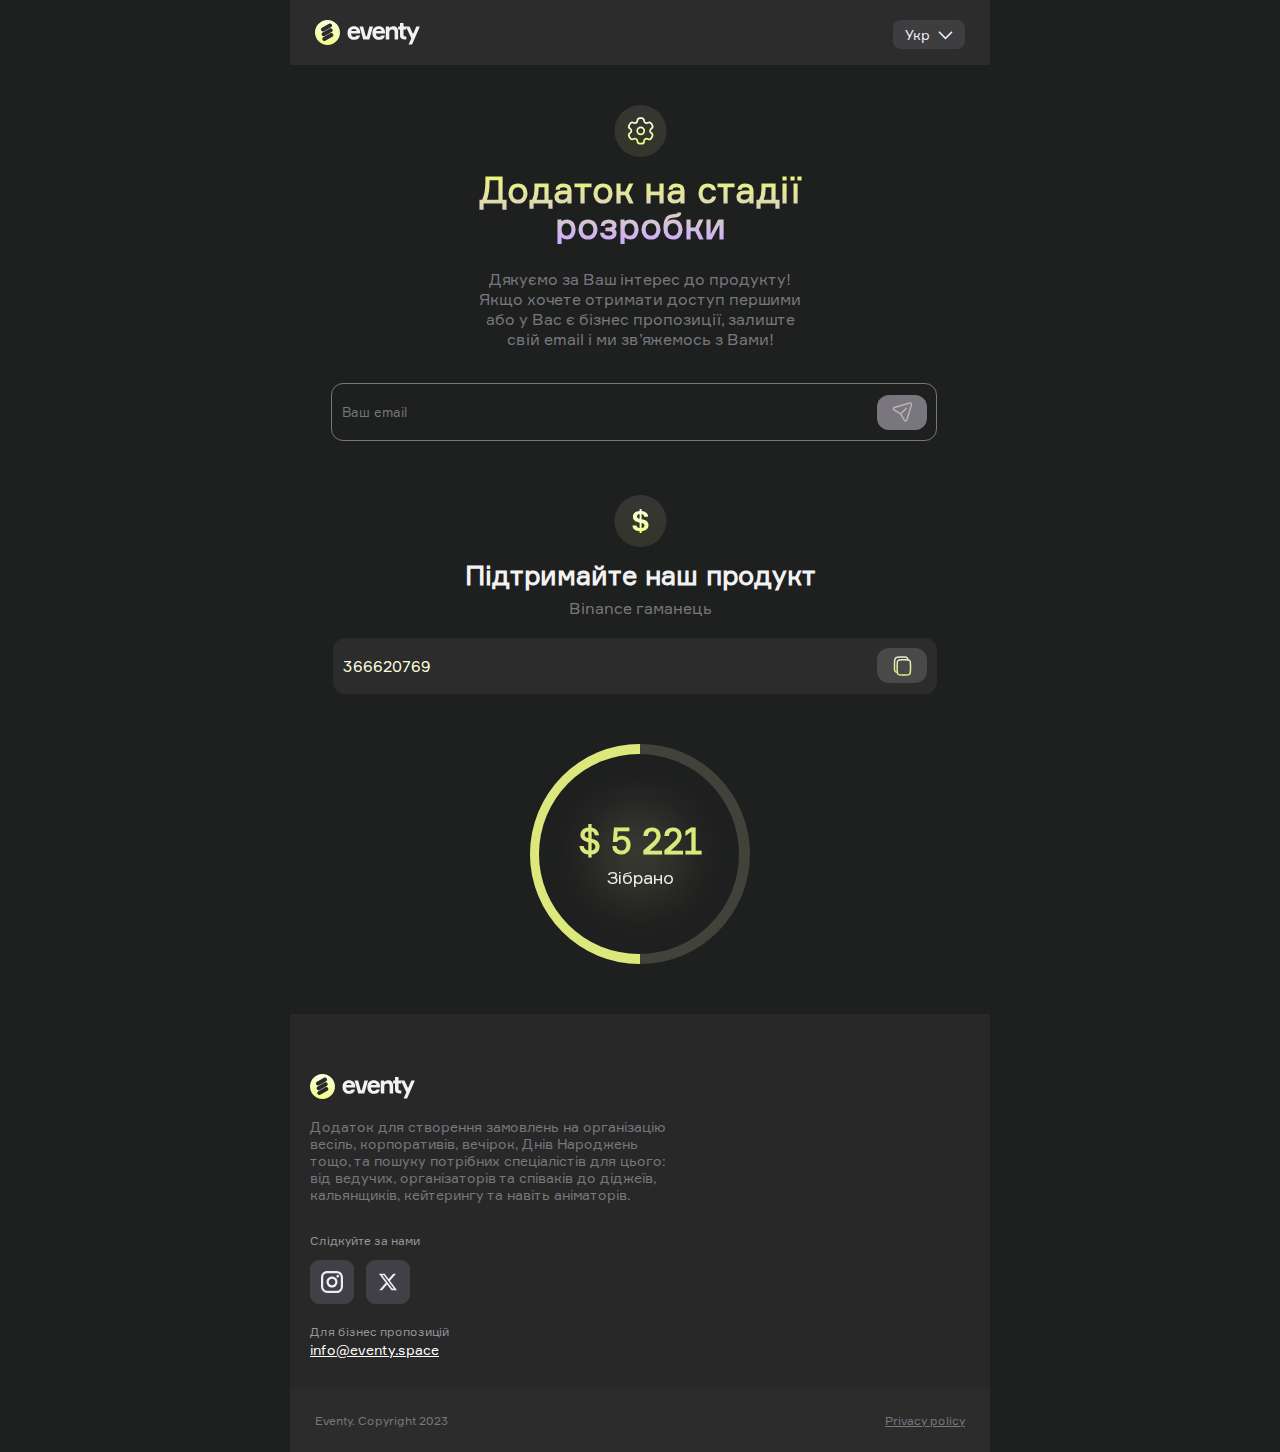
<file: second.html>
<!DOCTYPE html>
<html lang="en">
<head>
    <meta charset="UTF-8">
    <meta name="viewport" content="width=device-width, initial-scale=1.0">
    <title>Eventy</title>
    <link rel="icon" type="image/x-icon" href="/images/favicon.png">
    <link rel="stylesheet" type="text/css" href="style.css">
</head>
<body>

    <header>
        <div class="logo"><a href="/index.html"><img class="logo_img" src="/img/logo_head.svg" alt=""></a></div>
        <div class="lang">
            <div class="lang_butt">
                <div class="lang_back"></div>
                <div class="name">Укр</div>
                <div class="lang_arrow"></div>
            </div>
            <div class="lang_drop">
                <div class="list active"><div class="text">Українська <span class="lang_sub">(Укр)</span></div><div class="sellect_lang"></div></div>
                <a href="/second.html"><div class="list no_active"><div class="text">English <span class="lang_sub">(Eng)</span></div></div></a>
            </div>
            
        </div>
        <!-- <div class="header_download">Download app</div> -->
    </header>


    <div class="screen screen_1 second_page_screen no_background">
        <div class="img_center"><img src="/img/icons/settings.svg" alt=""></div>
        <h1 class="title title_gradient">Додаток на стадії розробки</h1>
        <div class="subtitle grey"><p>Дякуємо за Ваш інтерес до продукту!</p> 
                                   <p>Якщо хочете отримати доступ першими</p> 
                                   <p>або у Вас є бізнес пропозиції, залиште</p> 
                                    <p>свій email і ми зв’яжемось з Вами!</p></div>


        <form action="">
            <div class="forminput">
                <input class="input" type="text" placeholder="Ваш email">
                <button class="button" type="submit"><img src="/img/icons/Send.svg" alt=""></button>
            </div>
        </form>
    </div>


    <div class="screen help_us second_page_screen">
        <div class="img_center"><img src="/img/icons/money.svg" alt=""></div>
        <h3 class="white">Підтримайте наш продукт</h3>
        <div class="subtitle grey">Binance гаманець</div>

        <div class="forminput">
            <div class="input copy_input">366620769</div>
            <div class="button copy"><img src="/img/icons/copy.svg" alt=""></div>
        </div>

    </div>
    <br><br>

    <div class="progress-bar__container">

        <div class="circle circle-1 progress-100">
          <div class="fixed-left">
          </div>
          <div class="fixed-right">
          </div>
          <p class="circle__inner">
            <img src="/img/ellipse_money.svg" alt=""> 
          </p>
          
          <div class="inner_text">
            <div class="target">$ 5 221</div>
            <div class="circle_subtitle">Зібрано</div>
          </div>
        </div>
      
      </div>


    <div class="screen screen_8">
        <div class="logo"><img class="logo_img" src="/img/logo.svg" alt=""></div>
        <h5 class="grey"><p>Додаток для створення замовлень на організацію</p> 
            <p>весіль, корпоративів, вечірок, Днів Народжень</p>
            <p>тощо, та пошуку потрібних спеціалістів для цього:</p> 
            <p>від ведучих, організаторів та співаків до діджеїв,</p> 
            <p>кальянщиків, кейтерингу та навіть аніматорів.</p></h5>
        <div class="socials_list">
            <div class="social_text">Слідкуйте за нами</div>
            <div class="social_icons"><div class="icon"><img src="/img/icons/insta.svg" alt=""></div>
            <div class="icon"><img src="/img/icons/twitter.svg" alt=""></div></div>
            <div class="social_text">Для бізнес пропозицій</div>
            <a class="email" href="info@eventy.space">info@eventy.space</a>
        </div>
    </div>
</div>


  
  
  

<footer>
    <span>Eventy. Copyright 2023</span>
    <span class="underline">Privacy policy</span>
</footer>

    

<script type="text/javascript" src="/script.js"></script>
<script type="text/javascript" src="/second.js"></script>
</body>
</html>
</file>
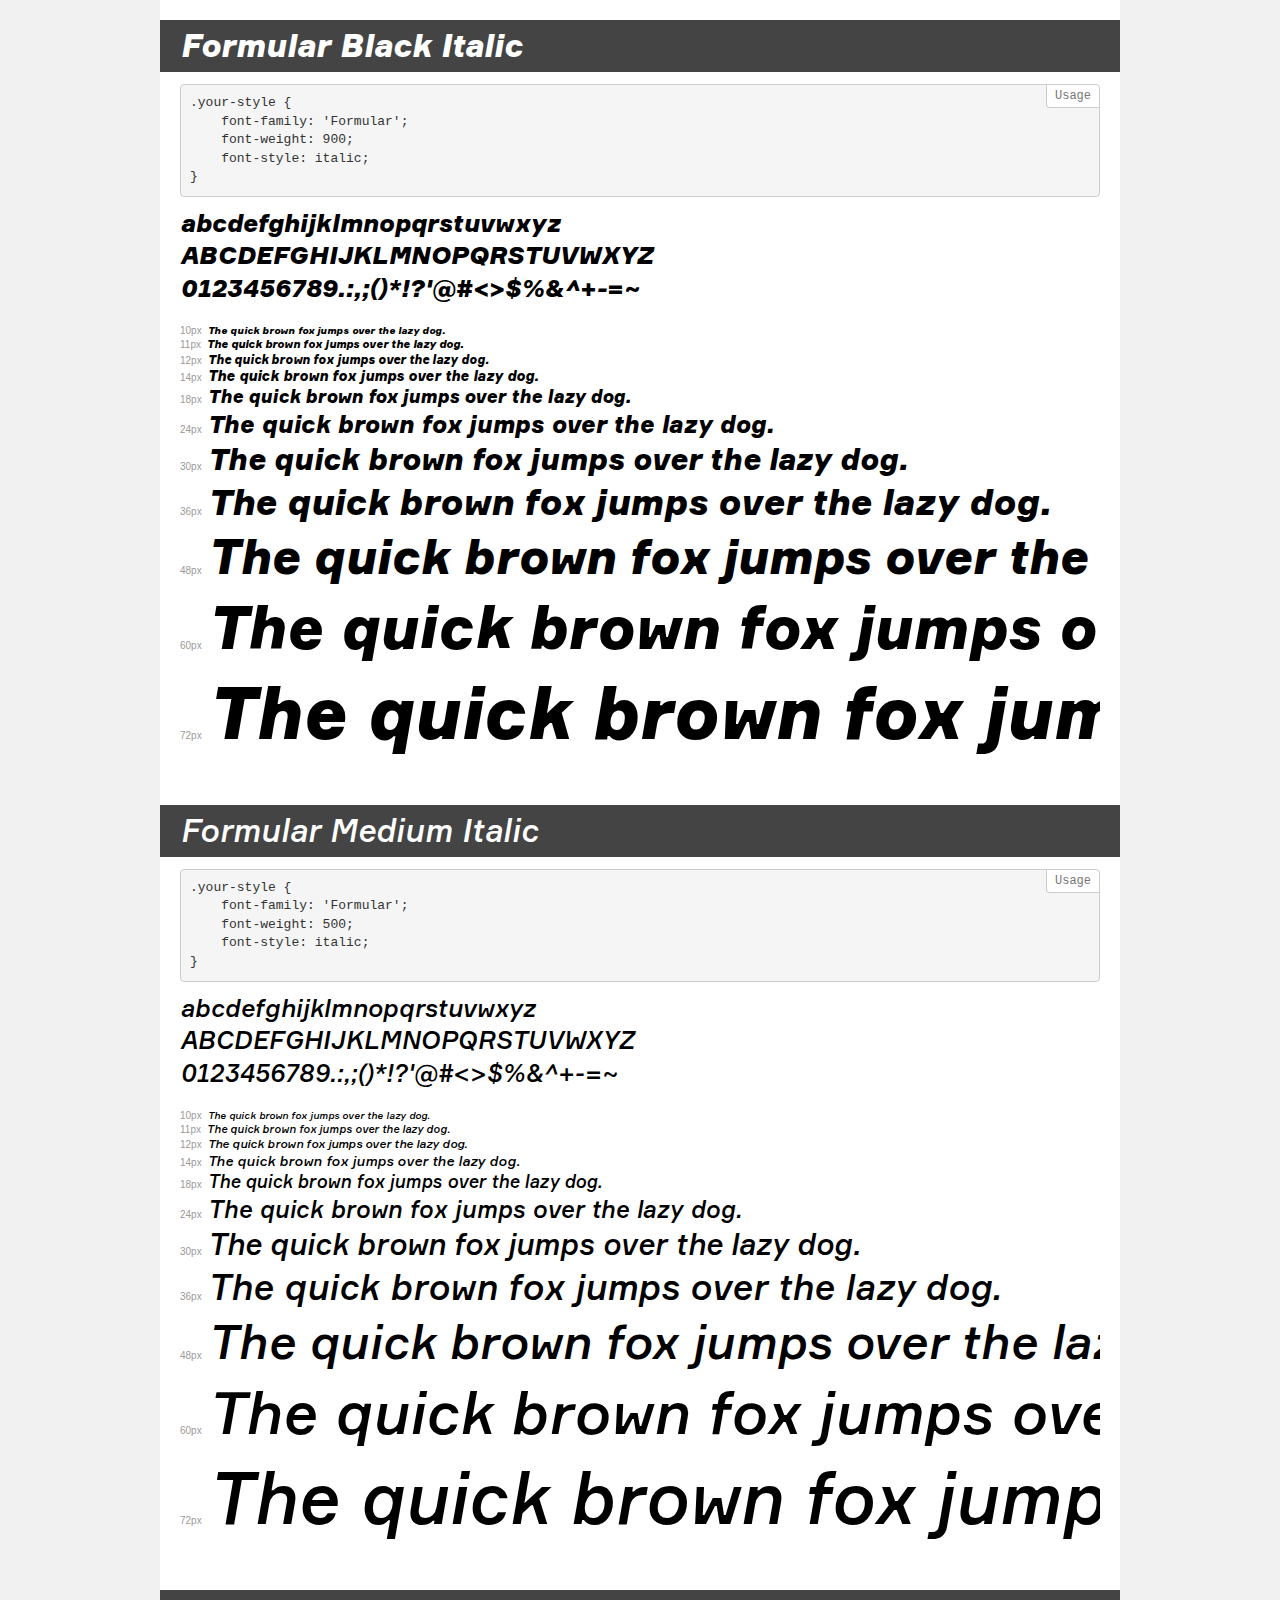
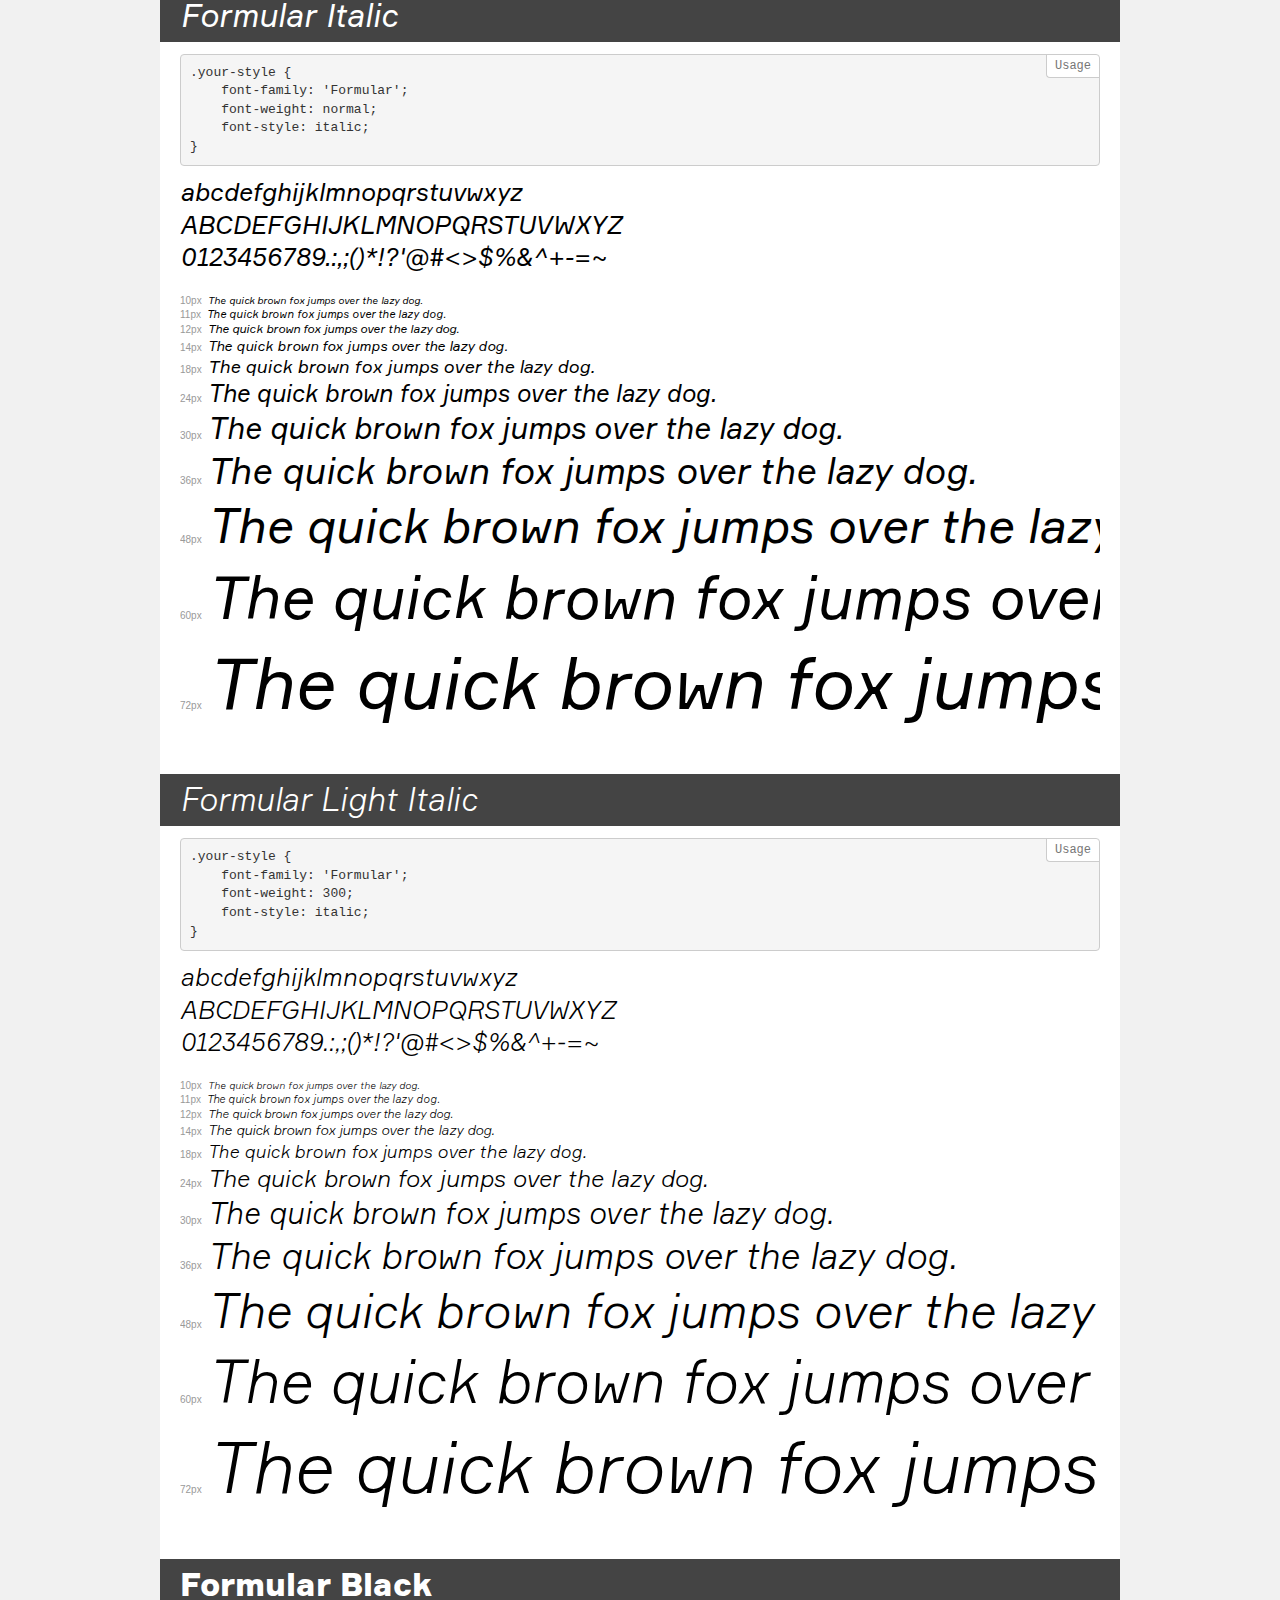
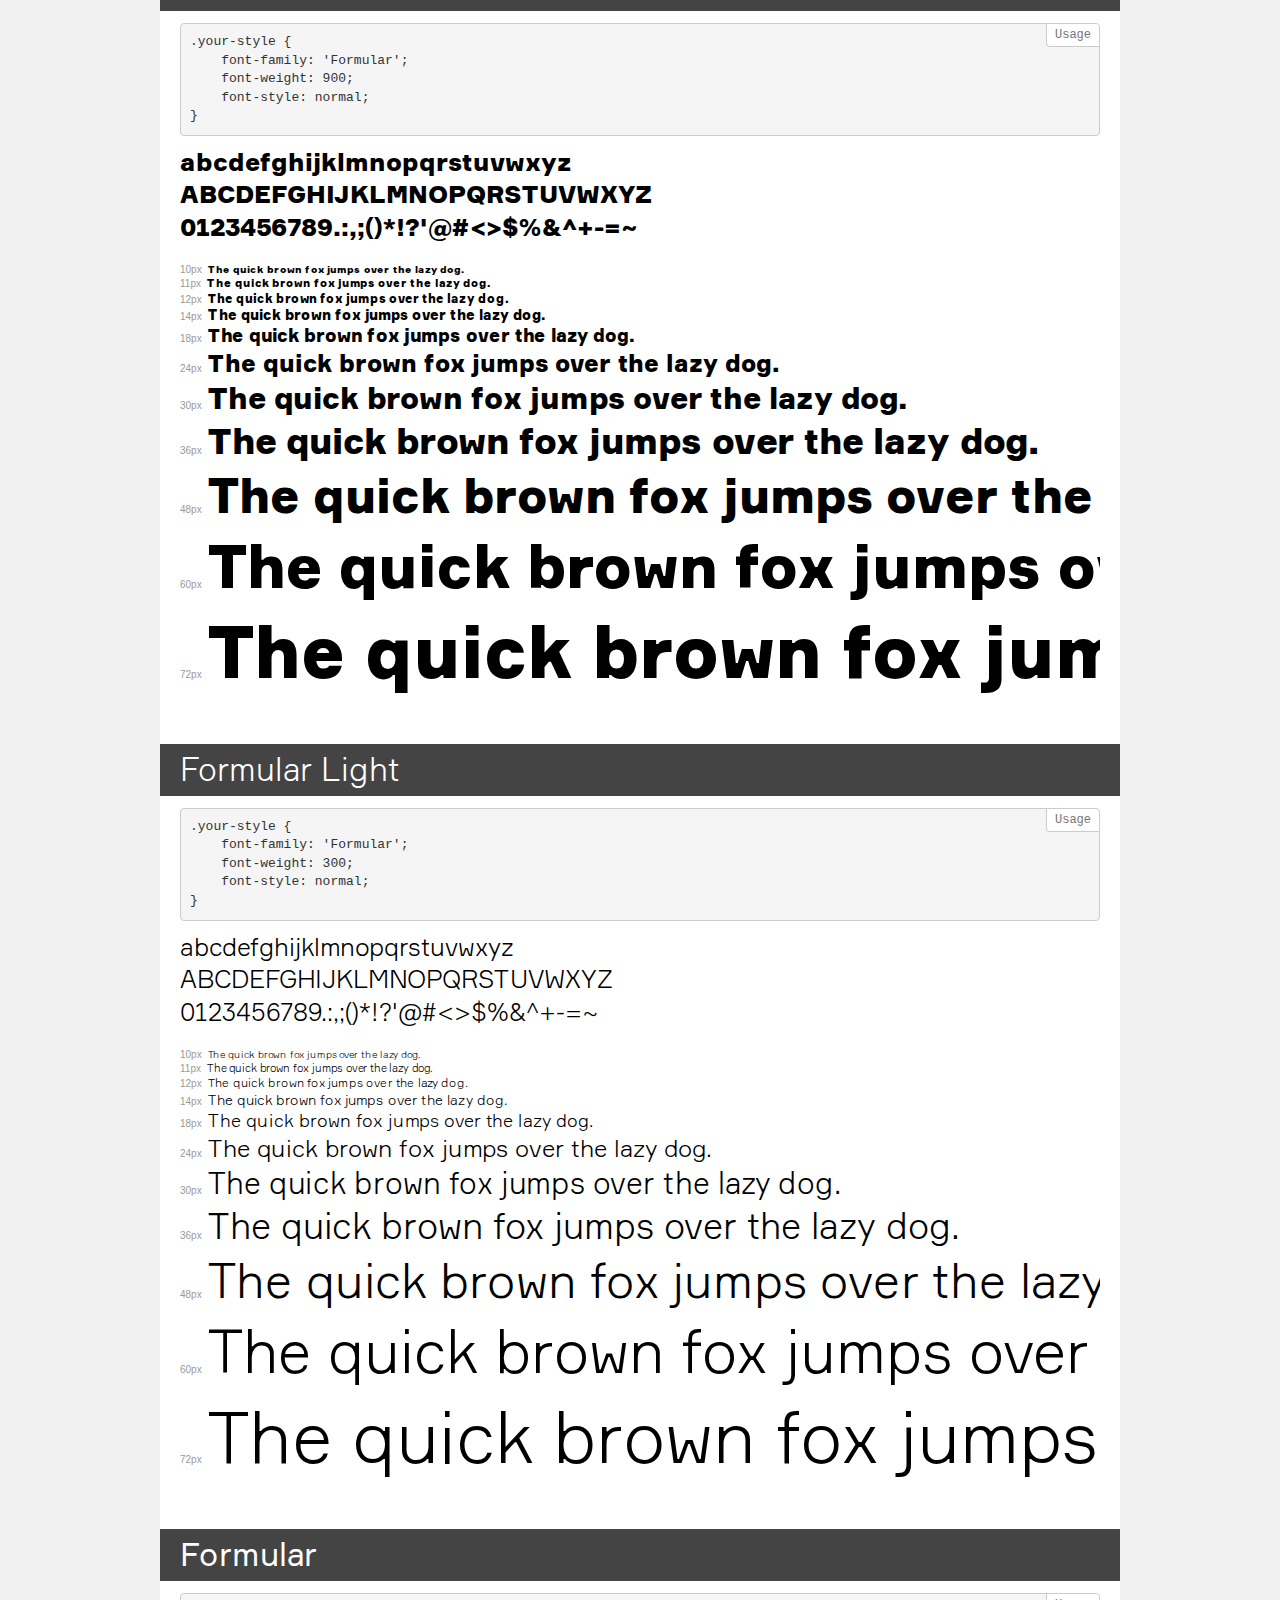
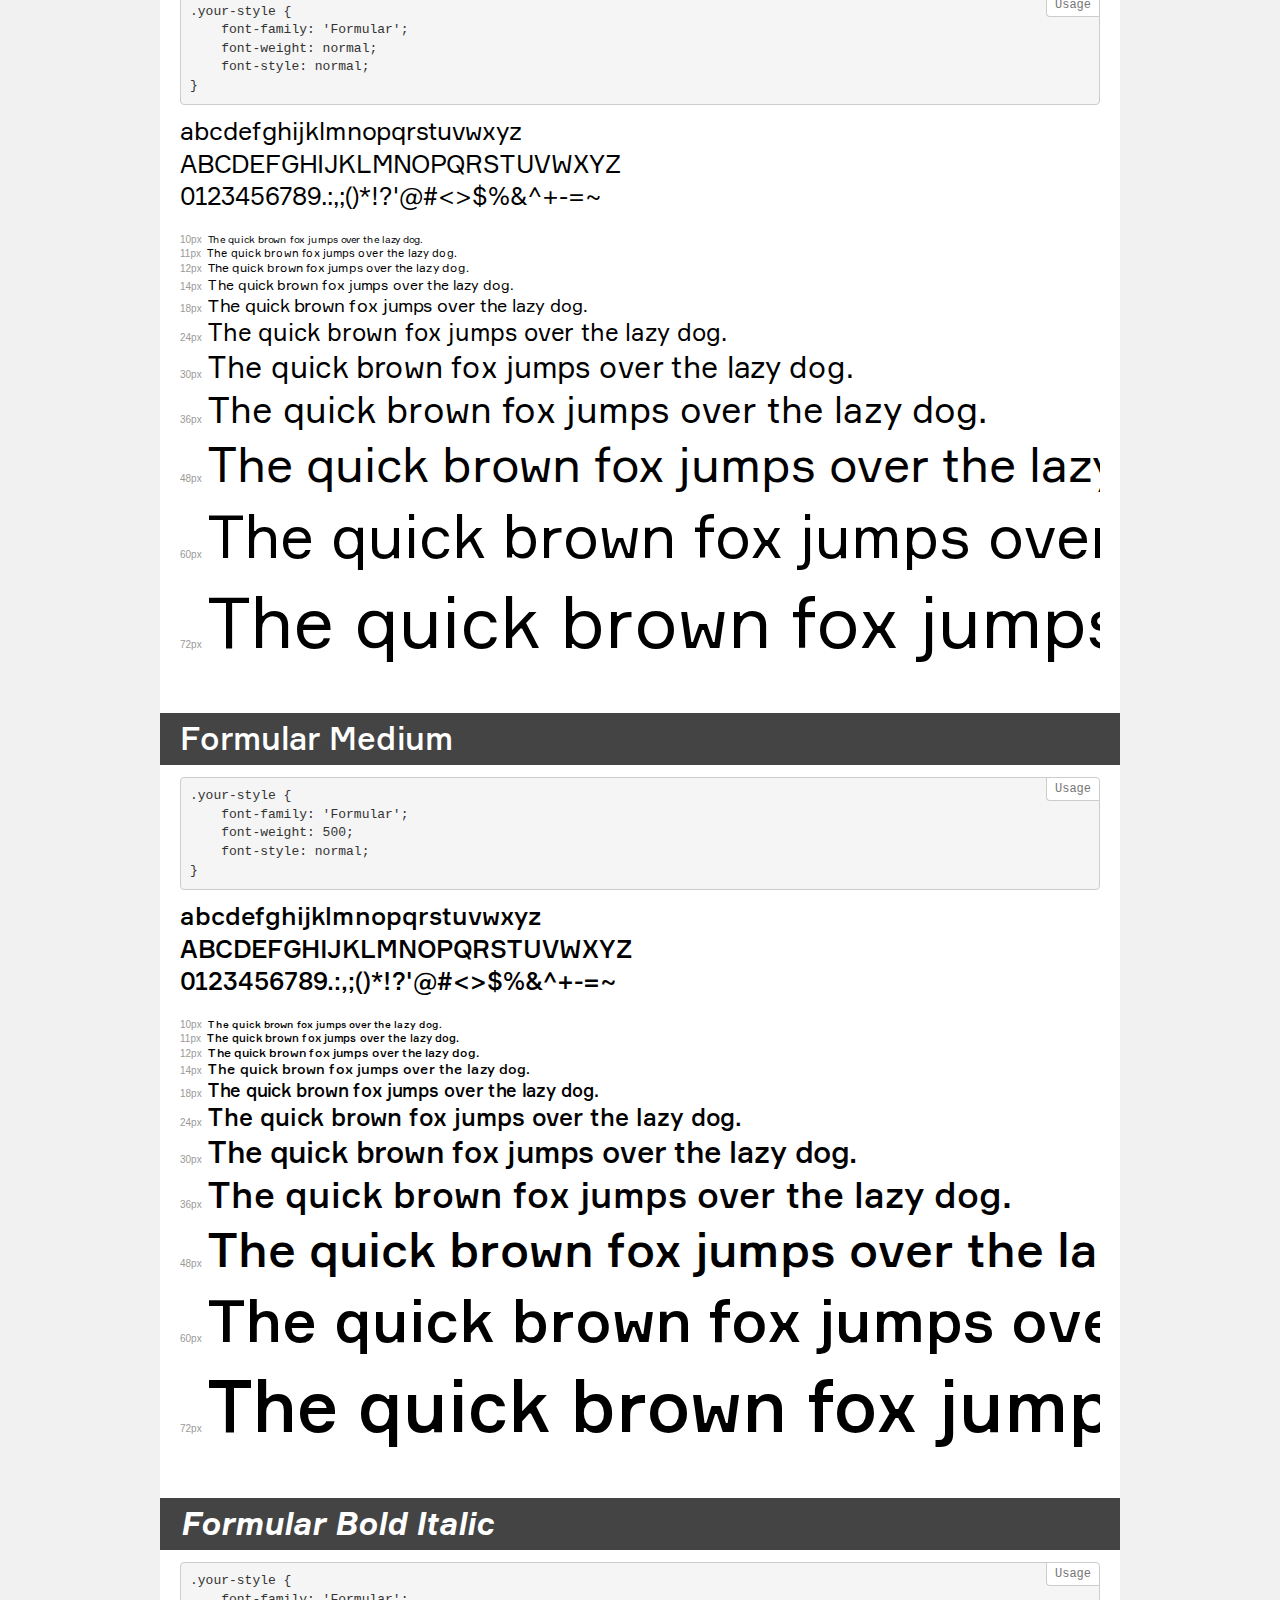
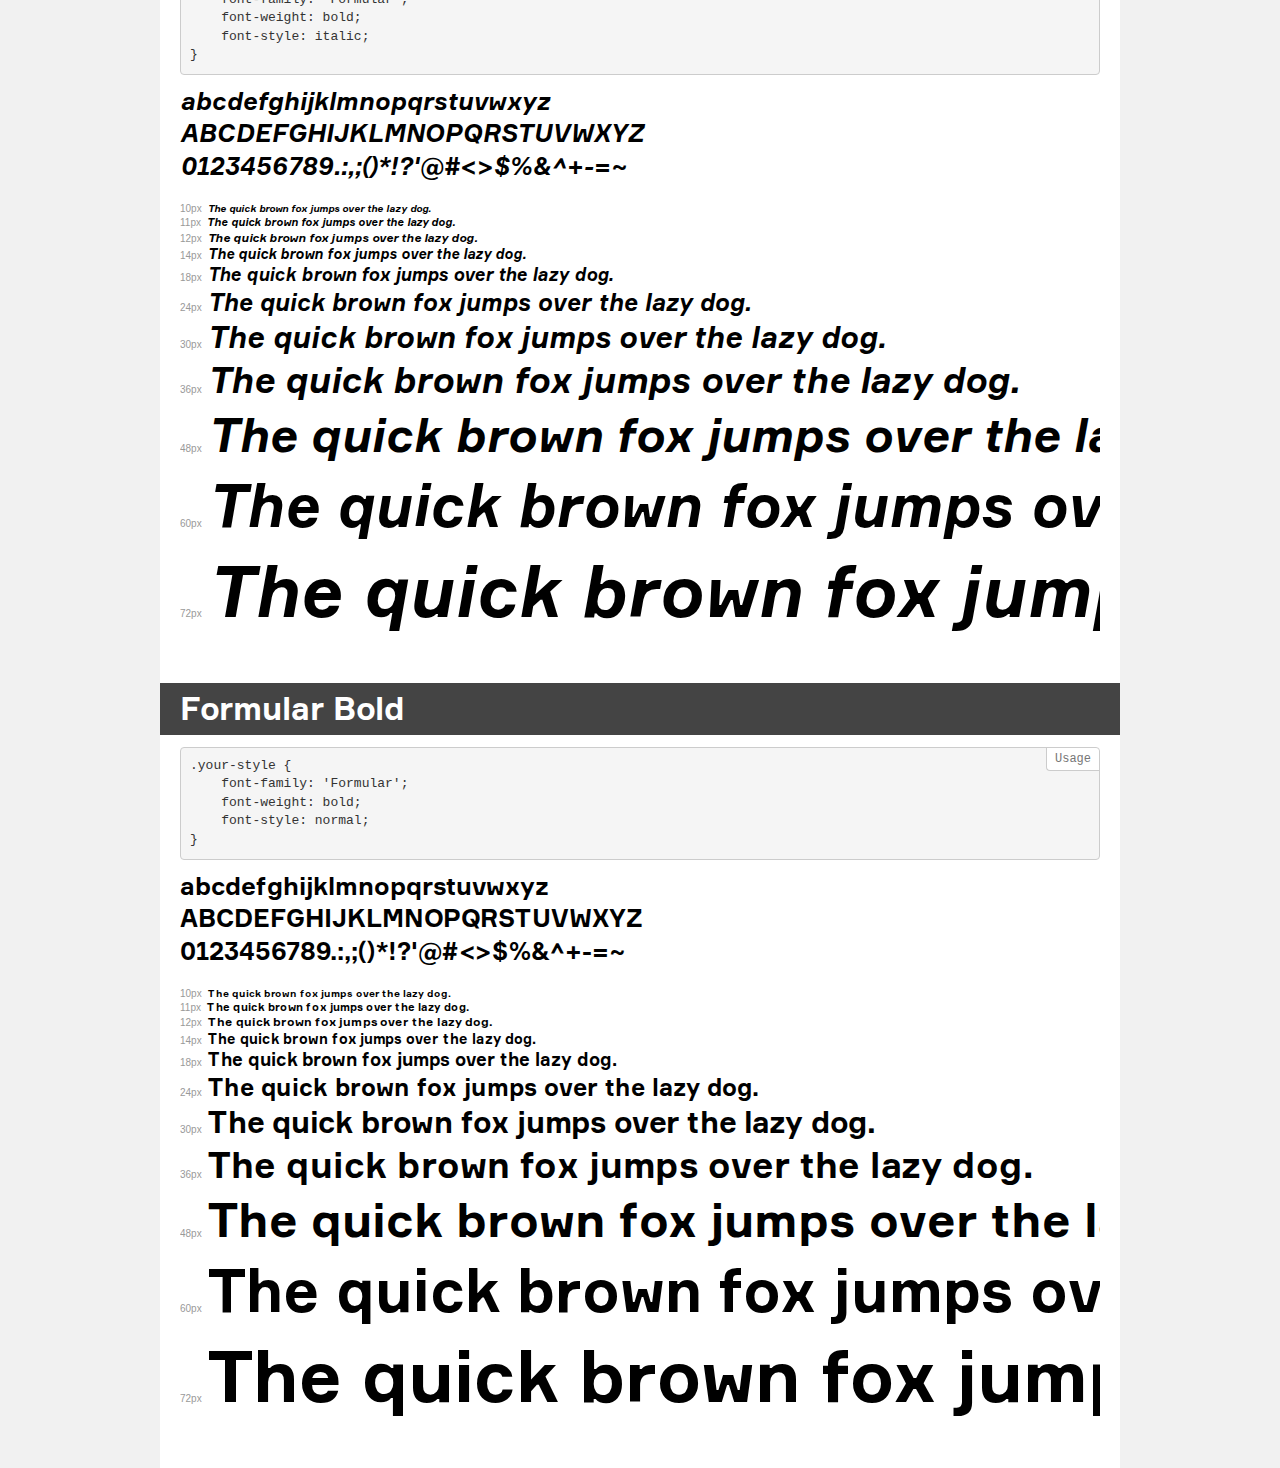
<file: fonts/form/demo.html>
<!DOCTYPE html>
<html>
<head>
    <meta charset="utf-8">
    <meta http-equiv="X-UA-Compatible" content="IE=edge">
    <meta name="viewport" content="width=device-width, initial-scale=1">
    <meta name="robots" content="noindex, noarchive">
    <meta name="format-detection" content="telephone=no">
    <title>Transfonter demo</title>
    <link href="stylesheet.css" rel="stylesheet">
    <style>
        /*
        http://meyerweb.com/eric/tools/css/reset/
        v2.0 | 20110126
        License: none (public domain)
        */
        html, body, div, span, applet, object, iframe,
        h1, h2, h3, h4, h5, h6, p, blockquote, pre,
        a, abbr, acronym, address, big, cite, code,
        del, dfn, em, img, ins, kbd, q, s, samp,
        small, strike, strong, sub, sup, tt, var,
        b, u, i, center,
        dl, dt, dd, ol, ul, li,
        fieldset, form, label, legend,
        table, caption, tbody, tfoot, thead, tr, th, td,
        article, aside, canvas, details, embed,
        figure, figcaption, footer, header, hgroup,
        menu, nav, output, ruby, section, summary,
        time, mark, audio, video {
            margin: 0;
            padding: 0;
            border: 0;
            font-size: 100%;
            font: inherit;
            vertical-align: baseline;
        }
        /* HTML5 display-role reset for older browsers */
        article, aside, details, figcaption, figure,
        footer, header, hgroup, menu, nav, section {
            display: block;
        }
        body {
            line-height: 1;
        }
        ol, ul {
            list-style: none;
        }
        blockquote, q {
            quotes: none;
        }
        blockquote:before, blockquote:after,
        q:before, q:after {
            content: '';
            content: none;
        }
        table {
            border-collapse: collapse;
            border-spacing: 0;
        }
        /* common styles */
        body {
            background: #f1f1f1;
            color: #000;
        }
        .page {
            background: #fff;
            width: 920px;
            margin: 0 auto;
            padding: 20px 20px 0 20px;
            overflow: hidden;
        }
        .font-container {
            overflow-x: auto;
            overflow-y: hidden;
            margin-bottom: 40px;
            line-height: 1.3;
            white-space: nowrap;
            padding-bottom: 5px;
        }
        h1 {
            position: relative;
            background: #444;
            font-size: 32px;
            color: #fff;
            padding: 10px 20px;
            margin: 0 -20px 12px -20px;
        }
        .letters {
            font-size: 25px;
            margin-bottom: 20px;
        }
        .s10:before {
            content: '10px';
        }
        .s11:before {
            content: '11px';
        }
        .s12:before {
            content: '12px';
        }
        .s14:before {
            content: '14px';
        }
        .s18:before {
            content: '18px';
        }
        .s24:before {
            content: '24px';
        }
        .s30:before {
            content: '30px';
        }
        .s36:before {
            content: '36px';
        }
        .s48:before {
            content: '48px';
        }
        .s60:before {
            content: '60px';
        }
        .s72:before {
            content: '72px';
        }
        .s10:before, .s11:before, .s12:before, .s14:before,
        .s18:before, .s24:before, .s30:before, .s36:before,
        .s48:before, .s60:before, .s72:before {
            font-family: Arial, sans-serif;
            font-size: 10px;
            font-weight: normal;
            font-style: normal;
            color: #999;
            padding-right: 6px;
        }
        pre {
            display: block;
            position: relative;
            padding: 9px;
            margin: 0 0 10px;
            font-family: Monaco, Menlo, Consolas, "Courier New", monospace !important;
            font-size: 13px;
            line-height: 1.428571429;
            color: #333;
            font-weight: normal !important;
            font-style: normal !important;
            background-color: #f5f5f5;
            border: 1px solid #ccc;
            overflow-x: auto;
            border-radius: 4px;
        }
        pre:after {
            display: block;
            position: absolute;
            right: 0;
            top: 0;
            content: 'Usage';
            line-height: 1;
            padding: 5px 8px;
            font-size: 12px;
            color: #767676;
            background-color: #fff;
            border: 1px solid #ccc;
            border-right: none;
            border-top: none;
            border-radius: 0 4px 0 4px;
            z-index: 10;
        }
        /* responsive */
        @media (max-width: 959px) {
            .page {
                width: auto;
                margin: 0;
            }
        }
    </style>
</head>
<body>
<div class="page">
    <div class="demo" style="font-family: 'Formular'; font-weight: 900; font-style: italic;">
        <h1>Formular Black Italic</h1>
        <pre>.your-style {
    font-family: 'Formular';
    font-weight: 900;
    font-style: italic;
}</pre>
        <div class="font-container">
            <p class="letters">
                abcdefghijklmnopqrstuvwxyz<br>
ABCDEFGHIJKLMNOPQRSTUVWXYZ<br>
                0123456789.:,;()*!?'@#<>$%&^+-=~
            </p>
            <p class="s10" style="font-size: 10px;">The quick brown fox jumps over the lazy dog.</p>
            <p class="s11" style="font-size: 11px;">The quick brown fox jumps over the lazy dog.</p>
            <p class="s12" style="font-size: 12px;">The quick brown fox jumps over the lazy dog.</p>
            <p class="s14" style="font-size: 14px;">The quick brown fox jumps over the lazy dog.</p>
            <p class="s18" style="font-size: 18px;">The quick brown fox jumps over the lazy dog.</p>
            <p class="s24" style="font-size: 24px;">The quick brown fox jumps over the lazy dog.</p>
            <p class="s30" style="font-size: 30px;">The quick brown fox jumps over the lazy dog.</p>
            <p class="s36" style="font-size: 36px;">The quick brown fox jumps over the lazy dog.</p>
            <p class="s48" style="font-size: 48px;">The quick brown fox jumps over the lazy dog.</p>
            <p class="s60" style="font-size: 60px;">The quick brown fox jumps over the lazy dog.</p>
            <p class="s72" style="font-size: 72px;">The quick brown fox jumps over the lazy dog.</p>
        </div>
    </div>
    <div class="demo" style="font-family: 'Formular'; font-weight: 500; font-style: italic;">
        <h1>Formular Medium Italic</h1>
        <pre>.your-style {
    font-family: 'Formular';
    font-weight: 500;
    font-style: italic;
}</pre>
        <div class="font-container">
            <p class="letters">
                abcdefghijklmnopqrstuvwxyz<br>
ABCDEFGHIJKLMNOPQRSTUVWXYZ<br>
                0123456789.:,;()*!?'@#<>$%&^+-=~
            </p>
            <p class="s10" style="font-size: 10px;">The quick brown fox jumps over the lazy dog.</p>
            <p class="s11" style="font-size: 11px;">The quick brown fox jumps over the lazy dog.</p>
            <p class="s12" style="font-size: 12px;">The quick brown fox jumps over the lazy dog.</p>
            <p class="s14" style="font-size: 14px;">The quick brown fox jumps over the lazy dog.</p>
            <p class="s18" style="font-size: 18px;">The quick brown fox jumps over the lazy dog.</p>
            <p class="s24" style="font-size: 24px;">The quick brown fox jumps over the lazy dog.</p>
            <p class="s30" style="font-size: 30px;">The quick brown fox jumps over the lazy dog.</p>
            <p class="s36" style="font-size: 36px;">The quick brown fox jumps over the lazy dog.</p>
            <p class="s48" style="font-size: 48px;">The quick brown fox jumps over the lazy dog.</p>
            <p class="s60" style="font-size: 60px;">The quick brown fox jumps over the lazy dog.</p>
            <p class="s72" style="font-size: 72px;">The quick brown fox jumps over the lazy dog.</p>
        </div>
    </div>
    <div class="demo" style="font-family: 'Formular'; font-weight: normal; font-style: italic;">
        <h1>Formular Italic</h1>
        <pre>.your-style {
    font-family: 'Formular';
    font-weight: normal;
    font-style: italic;
}</pre>
        <div class="font-container">
            <p class="letters">
                abcdefghijklmnopqrstuvwxyz<br>
ABCDEFGHIJKLMNOPQRSTUVWXYZ<br>
                0123456789.:,;()*!?'@#<>$%&^+-=~
            </p>
            <p class="s10" style="font-size: 10px;">The quick brown fox jumps over the lazy dog.</p>
            <p class="s11" style="font-size: 11px;">The quick brown fox jumps over the lazy dog.</p>
            <p class="s12" style="font-size: 12px;">The quick brown fox jumps over the lazy dog.</p>
            <p class="s14" style="font-size: 14px;">The quick brown fox jumps over the lazy dog.</p>
            <p class="s18" style="font-size: 18px;">The quick brown fox jumps over the lazy dog.</p>
            <p class="s24" style="font-size: 24px;">The quick brown fox jumps over the lazy dog.</p>
            <p class="s30" style="font-size: 30px;">The quick brown fox jumps over the lazy dog.</p>
            <p class="s36" style="font-size: 36px;">The quick brown fox jumps over the lazy dog.</p>
            <p class="s48" style="font-size: 48px;">The quick brown fox jumps over the lazy dog.</p>
            <p class="s60" style="font-size: 60px;">The quick brown fox jumps over the lazy dog.</p>
            <p class="s72" style="font-size: 72px;">The quick brown fox jumps over the lazy dog.</p>
        </div>
    </div>
    <div class="demo" style="font-family: 'Formular'; font-weight: 300; font-style: italic;">
        <h1>Formular Light Italic</h1>
        <pre>.your-style {
    font-family: 'Formular';
    font-weight: 300;
    font-style: italic;
}</pre>
        <div class="font-container">
            <p class="letters">
                abcdefghijklmnopqrstuvwxyz<br>
ABCDEFGHIJKLMNOPQRSTUVWXYZ<br>
                0123456789.:,;()*!?'@#<>$%&^+-=~
            </p>
            <p class="s10" style="font-size: 10px;">The quick brown fox jumps over the lazy dog.</p>
            <p class="s11" style="font-size: 11px;">The quick brown fox jumps over the lazy dog.</p>
            <p class="s12" style="font-size: 12px;">The quick brown fox jumps over the lazy dog.</p>
            <p class="s14" style="font-size: 14px;">The quick brown fox jumps over the lazy dog.</p>
            <p class="s18" style="font-size: 18px;">The quick brown fox jumps over the lazy dog.</p>
            <p class="s24" style="font-size: 24px;">The quick brown fox jumps over the lazy dog.</p>
            <p class="s30" style="font-size: 30px;">The quick brown fox jumps over the lazy dog.</p>
            <p class="s36" style="font-size: 36px;">The quick brown fox jumps over the lazy dog.</p>
            <p class="s48" style="font-size: 48px;">The quick brown fox jumps over the lazy dog.</p>
            <p class="s60" style="font-size: 60px;">The quick brown fox jumps over the lazy dog.</p>
            <p class="s72" style="font-size: 72px;">The quick brown fox jumps over the lazy dog.</p>
        </div>
    </div>
    <div class="demo" style="font-family: 'Formular'; font-weight: 900; font-style: normal;">
        <h1>Formular Black</h1>
        <pre>.your-style {
    font-family: 'Formular';
    font-weight: 900;
    font-style: normal;
}</pre>
        <div class="font-container">
            <p class="letters">
                abcdefghijklmnopqrstuvwxyz<br>
ABCDEFGHIJKLMNOPQRSTUVWXYZ<br>
                0123456789.:,;()*!?'@#<>$%&^+-=~
            </p>
            <p class="s10" style="font-size: 10px;">The quick brown fox jumps over the lazy dog.</p>
            <p class="s11" style="font-size: 11px;">The quick brown fox jumps over the lazy dog.</p>
            <p class="s12" style="font-size: 12px;">The quick brown fox jumps over the lazy dog.</p>
            <p class="s14" style="font-size: 14px;">The quick brown fox jumps over the lazy dog.</p>
            <p class="s18" style="font-size: 18px;">The quick brown fox jumps over the lazy dog.</p>
            <p class="s24" style="font-size: 24px;">The quick brown fox jumps over the lazy dog.</p>
            <p class="s30" style="font-size: 30px;">The quick brown fox jumps over the lazy dog.</p>
            <p class="s36" style="font-size: 36px;">The quick brown fox jumps over the lazy dog.</p>
            <p class="s48" style="font-size: 48px;">The quick brown fox jumps over the lazy dog.</p>
            <p class="s60" style="font-size: 60px;">The quick brown fox jumps over the lazy dog.</p>
            <p class="s72" style="font-size: 72px;">The quick brown fox jumps over the lazy dog.</p>
        </div>
    </div>
    <div class="demo" style="font-family: 'Formular'; font-weight: 300; font-style: normal;">
        <h1>Formular Light</h1>
        <pre>.your-style {
    font-family: 'Formular';
    font-weight: 300;
    font-style: normal;
}</pre>
        <div class="font-container">
            <p class="letters">
                abcdefghijklmnopqrstuvwxyz<br>
ABCDEFGHIJKLMNOPQRSTUVWXYZ<br>
                0123456789.:,;()*!?'@#<>$%&^+-=~
            </p>
            <p class="s10" style="font-size: 10px;">The quick brown fox jumps over the lazy dog.</p>
            <p class="s11" style="font-size: 11px;">The quick brown fox jumps over the lazy dog.</p>
            <p class="s12" style="font-size: 12px;">The quick brown fox jumps over the lazy dog.</p>
            <p class="s14" style="font-size: 14px;">The quick brown fox jumps over the lazy dog.</p>
            <p class="s18" style="font-size: 18px;">The quick brown fox jumps over the lazy dog.</p>
            <p class="s24" style="font-size: 24px;">The quick brown fox jumps over the lazy dog.</p>
            <p class="s30" style="font-size: 30px;">The quick brown fox jumps over the lazy dog.</p>
            <p class="s36" style="font-size: 36px;">The quick brown fox jumps over the lazy dog.</p>
            <p class="s48" style="font-size: 48px;">The quick brown fox jumps over the lazy dog.</p>
            <p class="s60" style="font-size: 60px;">The quick brown fox jumps over the lazy dog.</p>
            <p class="s72" style="font-size: 72px;">The quick brown fox jumps over the lazy dog.</p>
        </div>
    </div>
    <div class="demo" style="font-family: 'Formular'; font-weight: normal; font-style: normal;">
        <h1>Formular</h1>
        <pre>.your-style {
    font-family: 'Formular';
    font-weight: normal;
    font-style: normal;
}</pre>
        <div class="font-container">
            <p class="letters">
                abcdefghijklmnopqrstuvwxyz<br>
ABCDEFGHIJKLMNOPQRSTUVWXYZ<br>
                0123456789.:,;()*!?'@#<>$%&^+-=~
            </p>
            <p class="s10" style="font-size: 10px;">The quick brown fox jumps over the lazy dog.</p>
            <p class="s11" style="font-size: 11px;">The quick brown fox jumps over the lazy dog.</p>
            <p class="s12" style="font-size: 12px;">The quick brown fox jumps over the lazy dog.</p>
            <p class="s14" style="font-size: 14px;">The quick brown fox jumps over the lazy dog.</p>
            <p class="s18" style="font-size: 18px;">The quick brown fox jumps over the lazy dog.</p>
            <p class="s24" style="font-size: 24px;">The quick brown fox jumps over the lazy dog.</p>
            <p class="s30" style="font-size: 30px;">The quick brown fox jumps over the lazy dog.</p>
            <p class="s36" style="font-size: 36px;">The quick brown fox jumps over the lazy dog.</p>
            <p class="s48" style="font-size: 48px;">The quick brown fox jumps over the lazy dog.</p>
            <p class="s60" style="font-size: 60px;">The quick brown fox jumps over the lazy dog.</p>
            <p class="s72" style="font-size: 72px;">The quick brown fox jumps over the lazy dog.</p>
        </div>
    </div>
    <div class="demo" style="font-family: 'Formular'; font-weight: 500; font-style: normal;">
        <h1>Formular Medium</h1>
        <pre>.your-style {
    font-family: 'Formular';
    font-weight: 500;
    font-style: normal;
}</pre>
        <div class="font-container">
            <p class="letters">
                abcdefghijklmnopqrstuvwxyz<br>
ABCDEFGHIJKLMNOPQRSTUVWXYZ<br>
                0123456789.:,;()*!?'@#<>$%&^+-=~
            </p>
            <p class="s10" style="font-size: 10px;">The quick brown fox jumps over the lazy dog.</p>
            <p class="s11" style="font-size: 11px;">The quick brown fox jumps over the lazy dog.</p>
            <p class="s12" style="font-size: 12px;">The quick brown fox jumps over the lazy dog.</p>
            <p class="s14" style="font-size: 14px;">The quick brown fox jumps over the lazy dog.</p>
            <p class="s18" style="font-size: 18px;">The quick brown fox jumps over the lazy dog.</p>
            <p class="s24" style="font-size: 24px;">The quick brown fox jumps over the lazy dog.</p>
            <p class="s30" style="font-size: 30px;">The quick brown fox jumps over the lazy dog.</p>
            <p class="s36" style="font-size: 36px;">The quick brown fox jumps over the lazy dog.</p>
            <p class="s48" style="font-size: 48px;">The quick brown fox jumps over the lazy dog.</p>
            <p class="s60" style="font-size: 60px;">The quick brown fox jumps over the lazy dog.</p>
            <p class="s72" style="font-size: 72px;">The quick brown fox jumps over the lazy dog.</p>
        </div>
    </div>
    <div class="demo" style="font-family: 'Formular'; font-weight: bold; font-style: italic;">
        <h1>Formular Bold Italic</h1>
        <pre>.your-style {
    font-family: 'Formular';
    font-weight: bold;
    font-style: italic;
}</pre>
        <div class="font-container">
            <p class="letters">
                abcdefghijklmnopqrstuvwxyz<br>
ABCDEFGHIJKLMNOPQRSTUVWXYZ<br>
                0123456789.:,;()*!?'@#<>$%&^+-=~
            </p>
            <p class="s10" style="font-size: 10px;">The quick brown fox jumps over the lazy dog.</p>
            <p class="s11" style="font-size: 11px;">The quick brown fox jumps over the lazy dog.</p>
            <p class="s12" style="font-size: 12px;">The quick brown fox jumps over the lazy dog.</p>
            <p class="s14" style="font-size: 14px;">The quick brown fox jumps over the lazy dog.</p>
            <p class="s18" style="font-size: 18px;">The quick brown fox jumps over the lazy dog.</p>
            <p class="s24" style="font-size: 24px;">The quick brown fox jumps over the lazy dog.</p>
            <p class="s30" style="font-size: 30px;">The quick brown fox jumps over the lazy dog.</p>
            <p class="s36" style="font-size: 36px;">The quick brown fox jumps over the lazy dog.</p>
            <p class="s48" style="font-size: 48px;">The quick brown fox jumps over the lazy dog.</p>
            <p class="s60" style="font-size: 60px;">The quick brown fox jumps over the lazy dog.</p>
            <p class="s72" style="font-size: 72px;">The quick brown fox jumps over the lazy dog.</p>
        </div>
    </div>
    <div class="demo" style="font-family: 'Formular'; font-weight: bold; font-style: normal;">
        <h1>Formular Bold</h1>
        <pre>.your-style {
    font-family: 'Formular';
    font-weight: bold;
    font-style: normal;
}</pre>
        <div class="font-container">
            <p class="letters">
                abcdefghijklmnopqrstuvwxyz<br>
ABCDEFGHIJKLMNOPQRSTUVWXYZ<br>
                0123456789.:,;()*!?'@#<>$%&^+-=~
            </p>
            <p class="s10" style="font-size: 10px;">The quick brown fox jumps over the lazy dog.</p>
            <p class="s11" style="font-size: 11px;">The quick brown fox jumps over the lazy dog.</p>
            <p class="s12" style="font-size: 12px;">The quick brown fox jumps over the lazy dog.</p>
            <p class="s14" style="font-size: 14px;">The quick brown fox jumps over the lazy dog.</p>
            <p class="s18" style="font-size: 18px;">The quick brown fox jumps over the lazy dog.</p>
            <p class="s24" style="font-size: 24px;">The quick brown fox jumps over the lazy dog.</p>
            <p class="s30" style="font-size: 30px;">The quick brown fox jumps over the lazy dog.</p>
            <p class="s36" style="font-size: 36px;">The quick brown fox jumps over the lazy dog.</p>
            <p class="s48" style="font-size: 48px;">The quick brown fox jumps over the lazy dog.</p>
            <p class="s60" style="font-size: 60px;">The quick brown fox jumps over the lazy dog.</p>
            <p class="s72" style="font-size: 72px;">The quick brown fox jumps over the lazy dog.</p>
        </div>
    </div>
</div>
</body>
</html>
</file>
<file: style.css>
@font-face {
    font-family: 'Formular';
    src:
      url("/fonts/formular/Formular.woff2") format("woff2"),
      url("/fonts/formular/Formular.woff") format("woff"),
      url("/fonts/formular/Formular-Light.woff2") format("woff2"),
      url("/fonts/formular/Formular-Black.woff2") format("woff2"),
      url("/fonts/formular/Formular-Bold.woff2") format("woff2"),
      /* url("/fonts/formular/Formular-Medium.woff2") format("woff2"), */
      
  }

*{
    margin: 0px;
    padding: 0px;
    font-family: 'Formular', sans-serif;
    
   
}

.space_05 {
    letter-spacing: -0.05em;
}

html {
    scroll-behavior: smooth;
  }

  a{
    text-decoration: none;
  }

body {
    background-color: #1E1F1F;
    max-width: 700px;
    margin: 0 auto;
    .page{
        margin: 0 auto;
        /* max-width: 375px; */
        max-width: 100%;
        overflow: hidden;
    }
}

.inline{
    display: inline-block;
}

header{ 
    background-color: #2C2C2D;
    /* max-width: 375px; */
    display: flex;
    justify-content: space-between;
    align-items: center;
    padding: 20px 25px 16px 25px;
    z-index: 15;

    max-width: 100%;
    /* overflow: hidden; */
    left: 0;
    .logo{
        .logo_img{
            height: 25px;
        }
        
    }
    .header_download{
        color: #F2F2F2;
        border: 1px solid #79767D;
        padding: 5px 25px;
        border-radius: 10px;
        font-size: 12px;
    }
    .header_href{
        display: flex;
        align-items: flex-end;
    }
}

footer{
    min-height: 35px;
    background-color: #2C2C2D;
}

.page{
    background-color: #1E1F1F;
}

h2{
    font-size: 32px;
    font-weight: 900;
    line-height: 2.1rem;
}

.gradient_title, .title_gradient{
    background: -webkit-linear-gradient(#EDFC74, #CBABFF);
    -webkit-background-clip: text;
    -webkit-text-fill-color: transparent;
    text-align: center;
    font-weight: 800;
    /* letter-spacing: -5%; */
    line-height: 1;
}

h3{
    font-size: 27px;
    font-weight: 900;
    line-height: 1.6rem;
}

.black{
    color: #212121;
    text-align: left;
}

.white{
    color: #F2F2F2;
    text-align: center;
    position: relative;
    z-index: 2;
}

.grey{
    color: #79767D; 
}



.screen_3, .screen_7{
    padding: 60px 20px 30px 20px;
    .white {
        margin-bottom: 30px;
    }
    .row{
        display: flex;
        justify-content: space-between;
        .img{
            width: 50%;
            min-height: 50px;
            .sec_img{
                width: 100%;
            }
        }
        .colum_list{
            width: 45%;
        }
    }
}



.screen_7{
    padding-top: 20px;
    background-color: #2C2C2C;
    position: relative;
    .white{
        margin-top: 30px;
    }
    .sec_img{
        width: 55%;
    }
    .ellipse_2{
        position: absolute;
        right: 0;
        bottom: 0;
        z-index: 1;
    }
    .row{
        position: relative;
        z-index: 2;
        justify-content: center;
        .colum_list{
            width: 41%;
        }
    }
}


.colum_list{
    .item{
        .number{
            position: relative;
            display: flex;
            justify-content: center;
            align-items: center;
            font-size: 14px;
            font-weight: bold;
            border-radius: 9px;
            width: 36px;
            height: 36px;
            background: -webkit-linear-gradient(#FCFFDF, #F1FE87);
            -webkit-background-clip: text;
            -webkit-text-fill-color: transparent;
            margin-bottom: 11px;
            margin-top: 24px;
            .icons{
                width: 20px;
                height: 20px;
            }
            &::after{
                content: "";
                /* background-color: yellow; */
                background: -webkit-linear-gradient(#FCFFDF, #F1FE87);
                position: absolute;
                left: 0;
                width: 36px;
                height: 36px;
                border-radius: 9px;
                opacity: 0.15;
            }
        }

        .number_purple{
            /* background: #D3CAFA; */
            &::after{
                background: #D3CAFA;
            }
        }


        .text{
            color: #F2F2F2;
            font-size: 12px;
        }
    }
}

.download_btns_row{
    display: flex;
    margin: 0 auto;
    justify-content: space-between;
    .download_btn {
        border-radius: 12px;
        height: 54px;
        width: 47.5%;
        .download_in{
            display: flex;
            flex-direction: row;
            justify-content: center;
            align-items: center;
        }    
        .btn_text{
            display: flex;
            flex-direction: column;
            margin-left: 12px;
            letter-spacing: -0.02em;
            font-weight: 500;
        }
        .tit{
            color: #fff;
            font-weight: 400;
        }
        .sub{
            font-weight: 600;
        }
        
    }
    .download_apple{
        border-color: #F2F2F2;
        .sub{
            color: #F3FE97;
        }
    }
    .download_android{
        .sub{
            color: #D3CAFA;
        }
    }
}

.screen{
    min-height: 430px;
}

.screen_1{
    padding: 40px 20px 0px;
    min-height: 340px;
    margin-top: 20px;
    position: relative;
    background-image: url(/img/first_background.png);
    background-size: cover;
    background-position: bottom;
    .subtitle{
        /* max-width: 285px; */
        font-size: 16px;
        font-weight: 400;
        text-align: center;
        margin: 0 auto;
        margin-top: 25px;
        margin-bottom: 35px;
    }
    .title_gradient{
        font-size: 36px;
        max-width: 400px;
        margin: 0 auto;
    }
} 

.screen_2{
    background: -webkit-linear-gradient(#EDEDED, #A8C3C1);
    padding: 40px 20px 0px 20px;
    position: relative;
    font-size: 15px;
    color: #444444;
    .black{
        margin-bottom: 14px;
       
    }
    .thirt_text{
        color: #444444;
        margin-bottom: 8px;
    }
    .second_img{
        position: absolute;
        right: 25px;
        bottom: 0;
        max-height: 300px;
    }
}


.screen_3{
    position: relative;
    .ellipse{
        position: absolute;
        left: 0;
        top: 0;
        z-index: 1;
    }
    .row{
        position: relative;
        z-index: 2;
    }
}

.screen_4{ 
    position: relative;
    .title_gradient{
        margin-top: 50px;
        font-size: 32px;
        line-height: 30px;
        letter-spacing: -0.05em;
    }
    .slider{
        width: 95%;
        margin: 40px auto 60px;
        display: flex;
        justify-content: space-around;
        align-items: center;
        .slider_item{
            min-width: 200px;
            height: auto;
            opacity: 0.4;
        }
        .main{
            min-width: 250px;
            opacity: 1;
        }
    }
}

.download_btn{
    border: none;
    padding: 1px;

    .download_in{
        background-color: #1E1F1F;
        width: 100%;
        height: 100%;
        border-radius: 12px;
        border: none
    }
}

.download_android{
    background: -webkit-linear-gradient(#D3CAFA, #CBABFF);
}


.download_apple{
    background: -webkit-linear-gradient(#FCFFDF, #F1FE87);
}

.screen_5{
    background: -webkit-linear-gradient(#E9E6CA, #CBABFF);
    padding: 40px 20px 0px 20px;
    position: relative;
    min-height: 485px;
    overflow: hidden;
    .phone_screen{
        position: absolute;
        right: 25px;
        bottom: 0;
        padding-bottom: 0px;
        max-height: 320px;
    }
    .black{
        
    }
    .grey{
        font-weight: 100;
        font-size: 15px;
        margin-top: 14px;

        color: #444444;
    }
}

.screen_6{
    padding-top: 60px;
    .six_img{
        width: 100%;
    }
}

.screen_8{
    padding: 60px 20px 30px 20px;
    min-height: 200px;
    background-color: #282828;
    .logo_img{
        height: 25px;
        position: relative;
    }
    .grey{
        /* max-width: 340px; */
        font-weight: 100;
        font-size: 14px;
        margin-top: 15px;
        margin-bottom: 25px;
        
    }
    .download_btns_row{
        justify-content: space-between;
        .download_in{
            background-color: #282828;
        }
        .download_btn{
            width: 47.5%;
        }
    }
}

footer{
    color: #79767D;
    font-size: 12px;
    font-weight: 100;
    display: flex;
    justify-content: space-between;
    align-items: center;
    padding: 14px 25px;

}

.underline{
    text-decoration: underline;
}

.download_screen{
    min-height: 220px;
    padding: 40px 20px;
    background-color: #2C2C2C;
    position: relative;
    .download_in{
        background-color: #2C2C2C;
    }
    .download_ellipse{
        position: absolute;
        top: 0;
        right: 0;
        /* left: 0; */
    }
}

.download_title{
    color: #D3CAFA;
    text-align: center;
    margin-bottom: 30px;
    font-size: 27px;
    letter-spacing: -0.05em;
    font-weight: 600;
}

/* .slick_center{
    width: 200px;
}

.center{
    .slick-slide{
        width: 200px;
    }
} */

.slider_item_div{
    width: 300px;
}


.slider_item{
    width: 260px;
    
}



.slick-slide{
    height: 570px !important;
    display: flex !important;
    transition: 0.9s ease-in all;
    width: 285px;
    justify-content: center;
    align-items: center;
    opacity: 0.85;
    /* transition:cubic-bezier(0.895, 0.03, 0.685, 0.22); */
    .slider_item{
        transition: 0.2s ease-out all;
    }
}

.slick-center{
    opacity: 1;
    .slider_item{
        width: 280px;
        transition: 0.2s ease-in all;
    }
    
}

.center{
    margin-top: 35px;
    margin-bottom: 60px;
}

.slick-slider{
    z-index: 9;
}


.slick-dots{
    display: flex;
    align-items: center;
    justify-content: center;
    margin-top: 30px;
}

li{
    margin-left: 0px;
}

li:first-child{
    margin-left: 80px;
}

li::marker{
    color: #79767D;
    font-size: 40px;
    transition: 0.5s ease-out all;
}

.slick-active::marker{
    font-size: 40px;
    color: #F1FE87;
}

.socials_list{
    margin-top: 30px;
    .social_text{
        color: #98959C;
        font-size: 12px;
        
    }
    .email{
        text-decoration: underline;
        color: #ffffff;
        font-size: 14px;
        margin-top: 6px;
    }
    .social_icons{
        display: flex;
        align-items: center;
        margin-bottom: 20px;
        .icon{
            position: relative;
            display: flex;
            justify-content: center;
            align-items: center;
            font-size: 14px;
            font-weight: bold;
            border-radius: 9px;
            width: 44px;
            height: 44px;
            background: -webkit-linear-gradient(#FCFFDF, #F1FE87);
            -webkit-background-clip: text;
            -webkit-text-fill-color: transparent;
            margin-top: 12px;
            margin-right: 12px;
            position: relative;
            &::after{
                content: "";
                /* background-color: yellow; */
                background-color: #D3CAFA;
                position: absolute;
                left: 0;
                width: 44px;
                height: 44px;
                border-radius: 9px;
                opacity: 0.15;
            }
        }
    }
    
}

.button{
    background-color: #79767D;
    width: 50px;
    height: 35px;
    border: none;
    border-color: transparent;
    border-radius: 12px;
    display: flex;
    justify-content: center;
    align-items: center;
    & img{
        opacity: 0.5;
    }
}

.forminput{
    display: flex;
    max-width: 90%;
    position: relative;
    margin: 0 auto;
    height: 56px;
    align-items: center;
    justify-content: flex-end;
    .input{
        width: calc(100% - 70px);
        height: 56px;
        border-radius: 12px;
        background-color: transparent;
        border: 1px solid #79767D;
        position: absolute;
        padding-left: 10px;
        padding-right: 70px;
        color: #fff;
    }
    .button{
        /* position: absolute; */
        margin-right: 10px;
    }
}

.help_us{
    padding: 40px 20px;
    min-height: 140px;
    margin-top: 20px;
    .subtitle{
        text-align: center;
        margin-top: 10px;
        margin-bottom: 20px;
    }
    .input{
        display: flex;
        align-items:center;
        color: #FCFFDF;
        background-color: #2C2C2C;
        border: none;
    }
    .button{
        background-color: #494949;
        z-index: 2;
        & img{
            opacity: 0.9;
        }
    }
}

.circle_block{
    display: flex;
    justify-content: center;
    position: relative;
}

.circle_border{
    width: 142px;
    height: 142px;
    border: 10px solid #FCFFDF;
    border-radius: 50% 50% 50% 50%;
    opacity: .15;
}

.circle_fill{
    width: 142px;
    height: 142px;
    border: 10px solid #FCFFDF;
    border-radius: 50% 50% 50% 50%;
}





.progress-bar__container {
  display: flex;
  justify-content: space-around;
  align-items: center;
  /* height: 100vh; */
  width: 60%;
  margin: 0 auto;
}



/* ---------- */ 

.circle {
  position: relative;
  width: 220px;
  height: 220px;
  border-radius: 50%;
  background: #45483d;
  display: block;
  overflow: hidden;
  opacity: 0.9; 
  margin-bottom: 50px;
}

.circle__inner {
  display: flex;
  position: relative;
  justify-content: center;
  align-content: center;
  position: absolute;
  width: 200px;
  height: 200px;
  border-radius: 50%;
  /* display: block; */
  top: 10px;
  left: 9px;
  margin: 0;
  font-family: "SourceSansPro";
  font-size: 54.8px;
  background-color: #1E1F1F;
  line-height: 2.7;
  & img{
    opacity: 1;
    animation: 1.5s opacity ease-out;
    position: absolute;
    width: 100%;
    height: 100%;
    left: 0;
    top: 0;
  }
}

.circle__inner:after {
  display: block;
  text-align: center;
}

/* ---------- */ 

.fixed-left {
  position: relative;
  left: -30%;
  top: -30%;
  width: 80%;
  height: 160%;
  animation: height 1.5s ease-out;
}







.fixed-left:after {
  content: '';
  position: absolute;
  top: 0;
  width: 100%;
  height: 100%;
  background: #F1FE87;
  display: block;
}

.fixed-left:before {
  content: '';
  position: relative;
  width: 100%;
  height: 100%;
  display: block;
  transform-origin: center right;
}


.fixed-right {
  position: absolute;
  top: -30%;
  left: 50%;
  width: 80%;
  height: 160%;
}

.fixed-right:before {
  content: '';
  position: relative;
  width: 100%;
  height: 100%;
  display: block;
  transform-origin: center left;
  opacity: 0;
}

.fixed-right:after {
  content: '';
  position: absolute;
  top: 0;
  width: 100%;
  height: 100%;
  display: block;
  transform-origin: center left;
}




@keyframes height {
    0% {
        height: 0%;
        opacity: 0;
    }
    1% {
        height: 25%;
        opacity: 0.2;
    }
    30% {
        height: 30%;
        opacity: 0.7;
    }

    72% {
        height: 60%;
        opacity: 1;
    }
    100% {
        height: 160%;
        opacity: 1;
    }
  }

  @keyframes opacity {
    0% {
        opacity: 0.1;
    }
    1% {
        opacity: 0.3;
    }
    30% {
        opacity: 0.5;
    }

    72% {
        opacity: 0.7;
    }
    100% {
        opacity: 1;
    }
  }

  .inner_text{
    position: absolute;
    top: 0;
    left: 0;
    display: flex;
    justify-content: center;
    align-items: center;
    width: 100%;
    height: 100%;
    flex-direction: column;
    .target{
        color: #F1FE87;
        font-weight: bold;
        font-size: 36px;
    }
  }

  .circle_subtitle{
    color: #fff;
    font-size: 18px;
    font-weight: 100;
    margin-top: 3px;
  }

  .img_center{
    width: 100%;
    display: flex;
    justify-content: center;
    margin-bottom: 15px;
  }

  .second_page_screen{
    margin-top: 0px;
    padding: 40px 20px 10px 20px;
  }

  .slick-dots {
    & button {
        visibility: hidden;
        margin-right: 12px;
      }
  }

  .swipe{
    position: relative;
    bottom: 2vh;
    margin: 0 auto;
    display: flex;
    justify-content: center;
    align-items: center;
    flex-direction: column;
    margin-top: 46px;
    
    
    .swapa{
        height: 100px;
    }
    
    .swite_text{
        margin-bottom: 8px;
    }
    .swipe_btn{
        width: 12px;
        height: 16px;
        border: 2px solid #F8FFBB;
        border-radius: 48%;
        display: flex;
        align-items: end;
        justify-content: center;
        padding: 16px 12px 9px;
        transition: 0.9s ease-in all;
        overflow: hidden;
        min-width: 12px;
        min-height: 16px;
        animation: swipepadding 0.6s 1 2.5s;
        
    }
    .swipe_img{
        animation: swipedown 1.3s 1 4.5s;
        /* animation: swipedown 2.6s infinite 2.6s 1; */
    }
  }

  .photos img{
    border-radius: 12px; 
  }
  
  .photo_1_1, .photo_3_2{
    width: 37vw;
    max-width: 240px;
  }

  .photo_1_2, .photo_3_1{
        width: 54.5vw;
        max-width: 380px;
  }

  .photo_2{
    width: 90vw;
    max-width: 625px;
  }

  .first_row{
    margin-left: -1.6vw;
  }

  .second_row{
    display: flex;
    justify-content: center;
    margin: 16px auto;
  }

  .thirsd_row{ 
    display: flex;
    justify-content: flex-end;
    align-items: flex-start;
    margin-right: -1.6vw;
  }

  .photo_1_1, .photo_3_1{
    margin-right: 4.5vw;
  }

  .title_photo{
    max-width: 300px;
    margin: 0 auto;
    text-align: center;
    padding-top: 60px;
    margin-bottom: 35px;
    
  }

  .photo_ellipse{
    position: absolute;
  }

  .screen_photo{
    margin-bottom: 20px;
    position: relative;
    z-index: 3;
    .title_photo{
        font-size: 32px;
        font-weight: bold;
        letter-spacing: -0.05em;
    }
  }

  .swite_text {
    font-size: 12px;
    text-align: center;
  }


  @keyframes swipedown {
    0% {
      transform: translate(0px, 1px);
    }
    /* 10%{
        transform: translate(0px, 5px);
    } */
    /* 25%{
        transform: translate(0px, -8px);
    } */
    50%{
        transform: translate(0px, 40px);
    }

    55%{
        transform: translate(40px, 40px);
    }
    60%{
        transform: translate(40px, -40px);
    }
    65%{
        transform: translate(0px, -40px);
    }
    100%{
        transform: translate(0px, 0px);
    }
  }
  

  .lang{
    position: relative;
    .lang_drop{
        /* display: none; */
        position: absolute;
        z-index: 9;
        background-color: green;
        padding: 10px;
        right: 0;
        top: 35px;
        border-radius: 8px;
        background-color: #3E3E41;
        display: none;
        .list{
            padding: 8px 12px 8px 8px;
            color: #F2F2F2;
            min-width: 190px;
            min-height: 30px;
            font-size: 16px;
            border-radius: 8px;
            display: flex;
            justify-content: start;
            align-items: center;
            &.active{
                background-color: #4D4D52;
                justify-content: space-between;
                .sellect_lang{
                    background-image: url(/img/icons/lang_sellect.svg);
                    background-size: cover;
                    width: 15px;
                    height: 10px;
                }
            }
            .lang_sub{
                color: #9D9BA1;
            }
        }
      }
    .lang_butt{
        background-color: #3E3E41;
        border-radius: 8px;
        font-size: 14px;
        color: #F2F2F2;
        padding: 6px 12.5px;
        display: flex;
        justify-content: center;
        align-items: center;
        z-index: 10;
        .lang_arrow{
            background-image: url(/img/icons/arrow_down_lang.svg);
            background-size: cover;
            width: 15px;
            height: 9px;
            margin-top: 2.5px;
            margin-left: 7.5px;
        &.active{
            background-image: url(/img/icons/arrow_up_lang.svg);
            margin-top: 0px;
        }
        }
    }
  }

  .lang_back{
    position: fixed;
    top: 0;
    left: 0;
    width: 100vw;
    height: 100vh;
    z-index: 9;
    background-color: transparent;
    opacity: 0;
    display: none;
  }

  .hide{
    display: none;
  }

  .show{
    display: block !important;
  }

  .lents{
    position: absolute;
    top: 0;
    left: 0;
    width: 100vw;
    height: 650px;
  }
  
.no_background{
    background-image: none;
}
</file>
<file: fonts/form/stylesheet.css>
@font-face {
    font-family: 'Formular';
    src: url('Formular-BlackItalic.eot');
    src: local('Formular Black Italic'), local('Formular-BlackItalic'),
        url('Formular-BlackItalic.eot?#iefix') format('embedded-opentype'),
        url('Formular-BlackItalic.woff2') format('woff2'),
        url('Formular-BlackItalic.woff') format('woff'),
        url('Formular-BlackItalic.ttf') format('truetype');
    font-weight: 900;
    font-style: italic;
}

@font-face {
    font-family: 'Formular';
    src: url('Formular-MediumItalic.eot');
    src: local('Formular Medium Italic'), local('Formular-MediumItalic'),
        url('Formular-MediumItalic.eot?#iefix') format('embedded-opentype'),
        url('Formular-MediumItalic.woff2') format('woff2'),
        url('Formular-MediumItalic.woff') format('woff'),
        url('Formular-MediumItalic.ttf') format('truetype');
    font-weight: 500;
    font-style: italic;
}

@font-face {
    font-family: 'Formular';
    src: url('Formular-Italic.eot');
    src: local('Formular Italic'), local('Formular-Italic'),
        url('Formular-Italic.eot?#iefix') format('embedded-opentype'),
        url('Formular-Italic.woff2') format('woff2'),
        url('Formular-Italic.woff') format('woff'),
        url('Formular-Italic.ttf') format('truetype');
    font-weight: normal;
    font-style: italic;
}

@font-face {
    font-family: 'Formular';
    src: url('Formular-LightItalic.eot');
    src: local('Formular Light Italic'), local('Formular-LightItalic'),
        url('Formular-LightItalic.eot?#iefix') format('embedded-opentype'),
        url('Formular-LightItalic.woff2') format('woff2'),
        url('Formular-LightItalic.woff') format('woff'),
        url('Formular-LightItalic.ttf') format('truetype');
    font-weight: 300;
    font-style: italic;
}

@font-face {
    font-family: 'Formular';
    src: url('Formular-Black.eot');
    src: local('Formular Black'), local('Formular-Black'),
        url('Formular-Black.eot?#iefix') format('embedded-opentype'),
        url('Formular-Black.woff2') format('woff2'),
        url('Formular-Black.woff') format('woff'),
        url('Formular-Black.ttf') format('truetype');
    font-weight: 900;
    font-style: normal;
}

@font-face {
    font-family: 'Formular';
    src: url('Formular-Light.eot');
    src: local('Formular Light'), local('Formular-Light'),
        url('Formular-Light.eot?#iefix') format('embedded-opentype'),
        url('Formular-Light.woff2') format('woff2'),
        url('Formular-Light.woff') format('woff'),
        url('Formular-Light.ttf') format('truetype');
    font-weight: 300;
    font-style: normal;
}

@font-face {
    font-family: 'Formular';
    src: url('Formular.eot');
    src: local('Formular'),
        url('Formular.eot?#iefix') format('embedded-opentype'),
        url('Formular.woff2') format('woff2'),
        url('Formular.woff') format('woff'),
        url('Formular.ttf') format('truetype');
    font-weight: normal;
    font-style: normal;
}

@font-face {
    font-family: 'Formular';
    src: url('Formular-Medium.eot');
    src: local('Formular Medium'), local('Formular-Medium'),
        url('Formular-Medium.eot?#iefix') format('embedded-opentype'),
        url('Formular-Medium.woff2') format('woff2'),
        url('Formular-Medium.woff') format('woff'),
        url('Formular-Medium.ttf') format('truetype');
    font-weight: 500;
    font-style: normal;
}

@font-face {
    font-family: 'Formular';
    src: url('Formular-BoldItalic.eot');
    src: local('Formular Bold Italic'), local('Formular-BoldItalic'),
        url('Formular-BoldItalic.eot?#iefix') format('embedded-opentype'),
        url('Formular-BoldItalic.woff2') format('woff2'),
        url('Formular-BoldItalic.woff') format('woff'),
        url('Formular-BoldItalic.ttf') format('truetype');
    font-weight: bold;
    font-style: italic;
}

@font-face {
    font-family: 'Formular';
    src: url('Formular-Bold.eot');
    src: local('Formular Bold'), local('Formular-Bold'),
        url('Formular-Bold.eot?#iefix') format('embedded-opentype'),
        url('Formular-Bold.woff2') format('woff2'),
        url('Formular-Bold.woff') format('woff'),
        url('Formular-Bold.ttf') format('truetype');
    font-weight: bold;
    font-style: normal;
}
</file>
